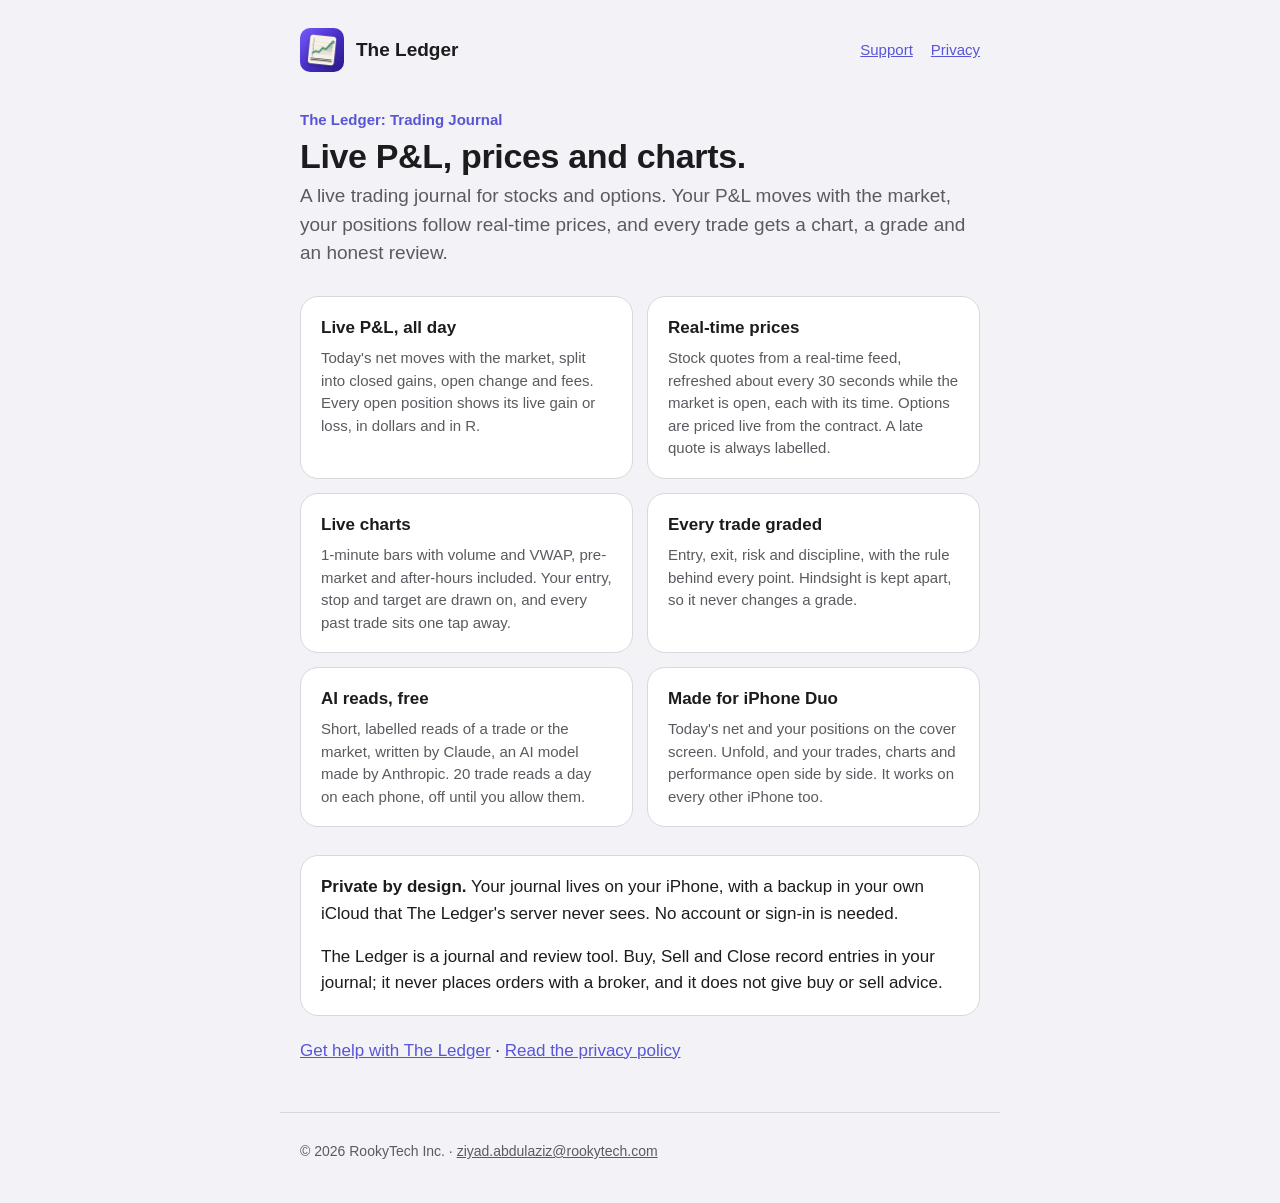
<file: index.html>
<!doctype html>
<html lang="en">
<head>
<meta charset="utf-8">
<meta name="viewport" content="width=device-width, initial-scale=1">
<title>The Ledger: Trading Journal</title>
<meta name="description" content="The Ledger is a live trading journal for stocks and options: live P&amp;L, real-time stock prices and live charts, with a grade for every trade. Built first for iPhone Duo, by RookyTech Inc.">
<link rel="icon" href="/assets/icon.png">
<link rel="apple-touch-icon" href="/assets/icon.png">
<link rel="stylesheet" href="/assets/site.css">
</head>
<body>
<header>
  <img src="/assets/icon.png" alt="">
  <span class="name"><a href="/">The Ledger</a></span>
  <nav><a href="/support/">Support</a><a href="/privacy/">Privacy</a></nav>
</header>
<main>
  <p class="kicker">The Ledger: Trading Journal</p>
  <h1>Live P&amp;L, prices and charts.</h1>
  <p class="lede big">A live trading journal for stocks and options. Your P&amp;L moves with the market, your positions follow real-time prices, and every trade gets a chart, a grade and an honest review.</p>

  <div class="features">
    <section class="card feature">
      <h3>Live P&amp;L, all day</h3>
      <p>Today's net moves with the market, split into closed gains, open change and fees. Every open position shows its live gain or loss, in dollars and in R.</p>
    </section>
    <section class="card feature">
      <h3>Real-time prices</h3>
      <p>Stock quotes from a real-time feed, refreshed about every 30 seconds while the market is open, each with its time. Options are priced live from the contract. A late quote is always labelled.</p>
    </section>
    <section class="card feature">
      <h3>Live charts</h3>
      <p>1-minute bars with volume and VWAP, pre-market and after-hours included. Your entry, stop and target are drawn on, and every past trade sits one tap away.</p>
    </section>
    <section class="card feature">
      <h3>Every trade graded</h3>
      <p>Entry, exit, risk and discipline, with the rule behind every point. Hindsight is kept apart, so it never changes a grade.</p>
    </section>
    <section class="card feature">
      <h3>AI reads, free</h3>
      <p>Short, labelled reads of a trade or the market, written by Claude, an AI model made by Anthropic. 20 trade reads a day on each phone, off until you allow them.</p>
    </section>
    <section class="card feature">
      <h3>Made for iPhone Duo</h3>
      <p>Today's net and your positions on the cover screen. Unfold, and your trades, charts and performance open side by side. It works on every other iPhone too.</p>
    </section>
  </div>

  <div class="card">
    <p><strong>Private by design.</strong> Your journal lives on your iPhone, with a backup in your own iCloud that The Ledger's server never sees. No account or sign-in is needed.</p>
    <p>The Ledger is a journal and review tool. Buy, Sell and Close record entries in your journal; it never places orders with a broker, and it does not give buy or sell advice.</p>
  </div>
  <p><a href="/support/">Get help with The Ledger</a> · <a href="/privacy/">Read the privacy policy</a></p>
</main>
<footer>© 2026 RookyTech Inc. · <a href="mailto:ziyad.abdulaziz@rookytech.com">ziyad.abdulaziz@rookytech.com</a></footer>
</body>
</html>
</file>
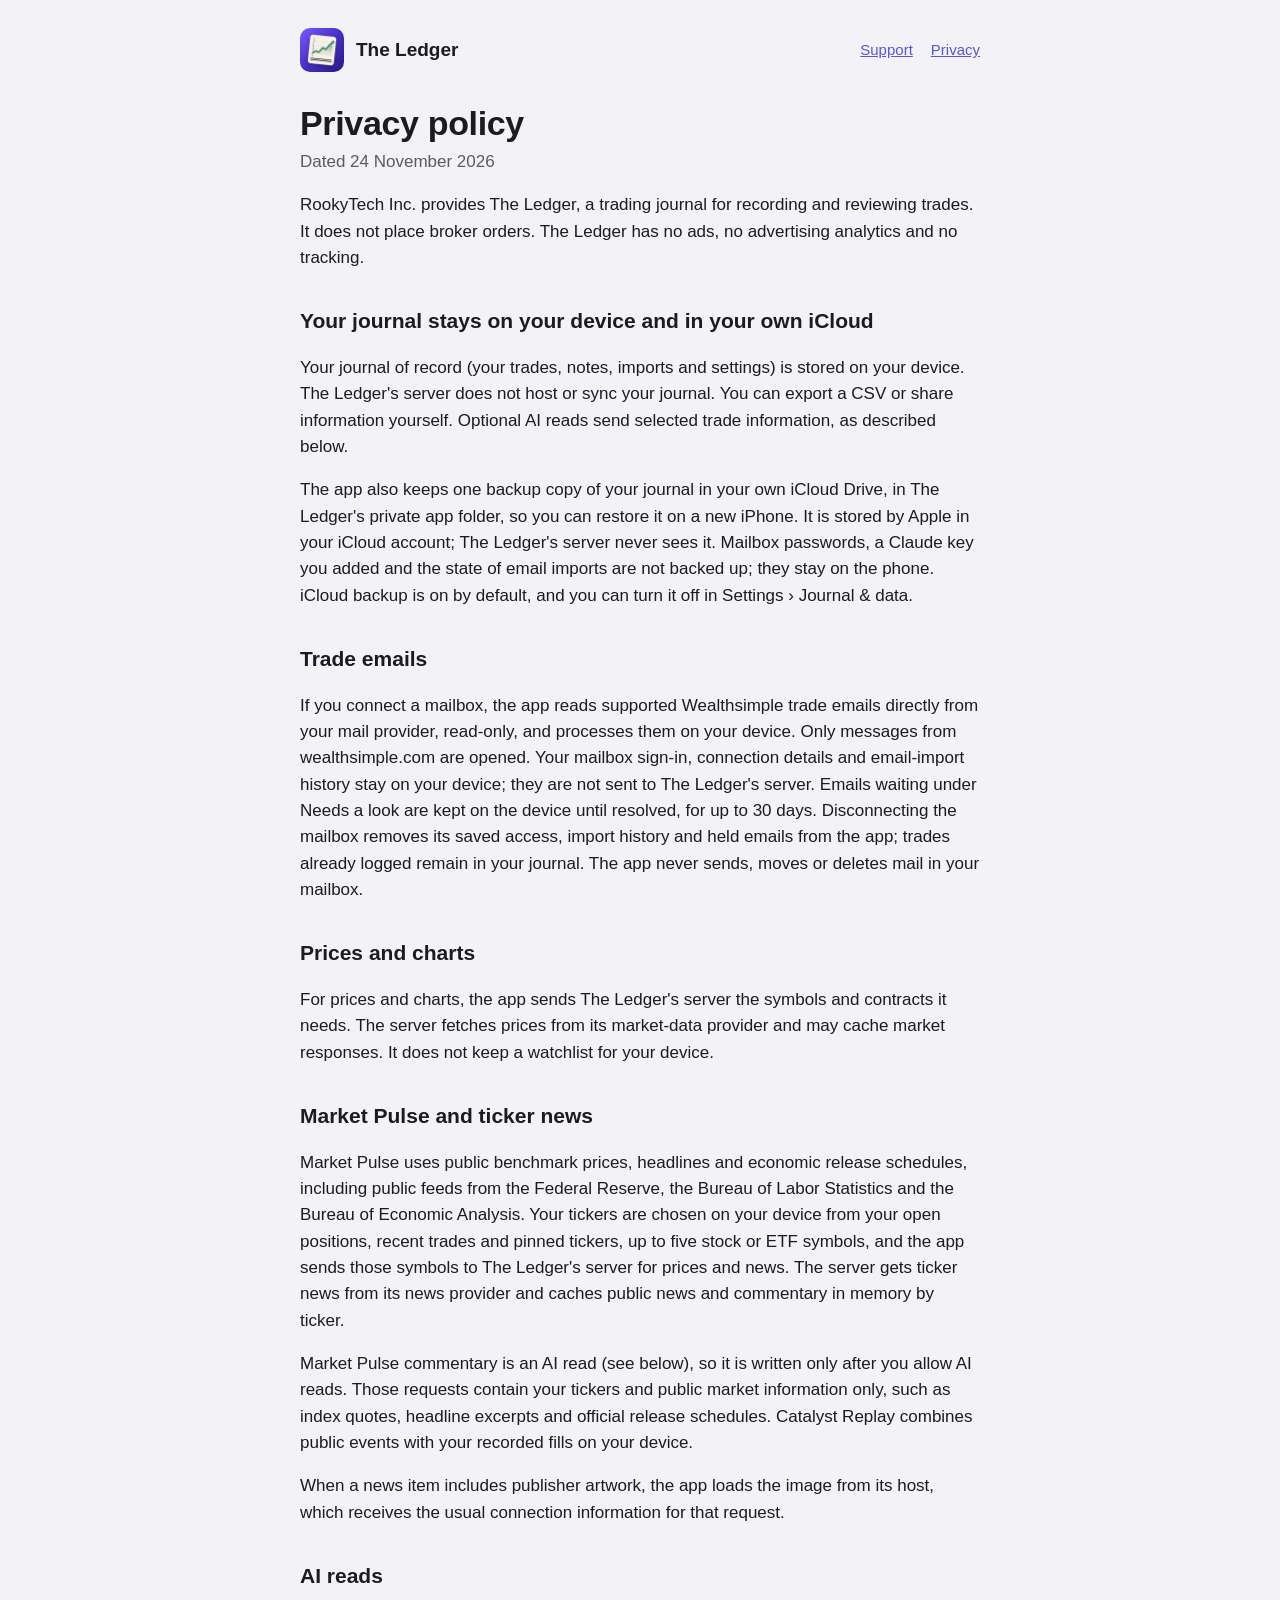
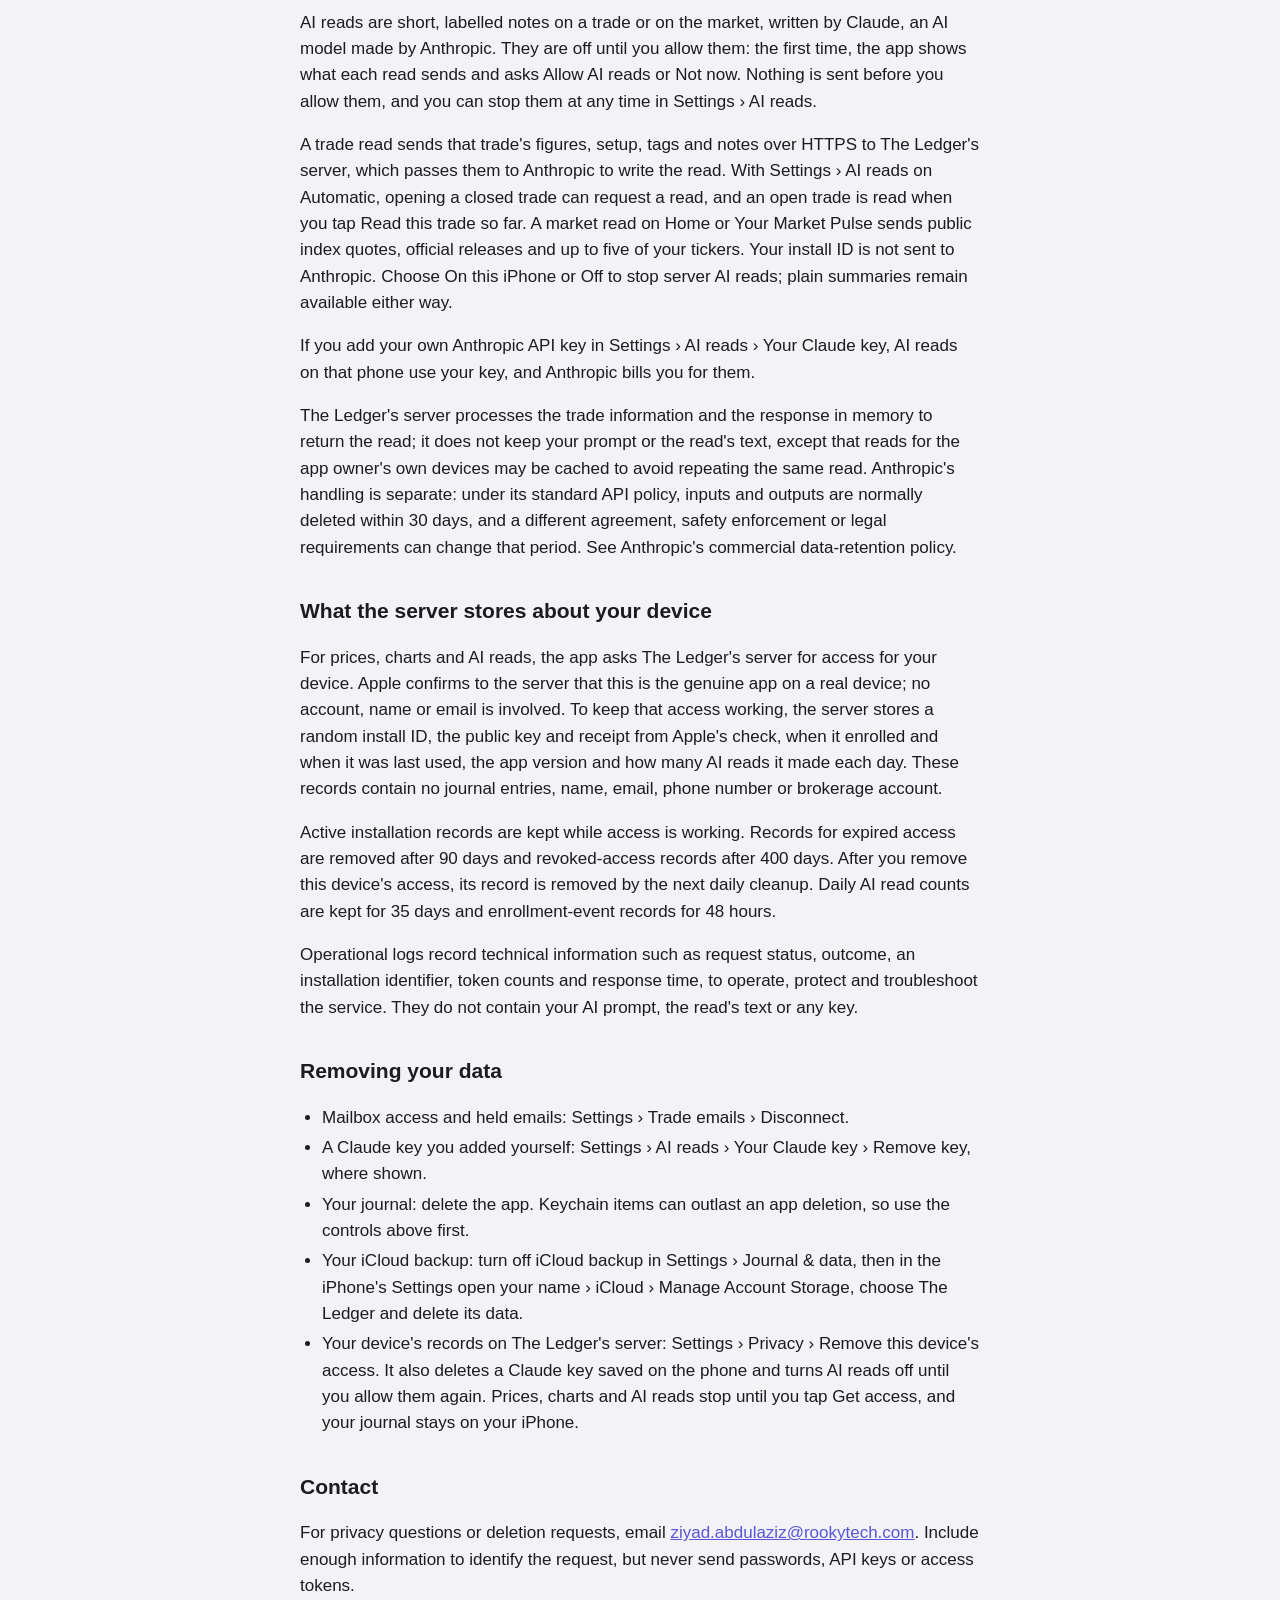
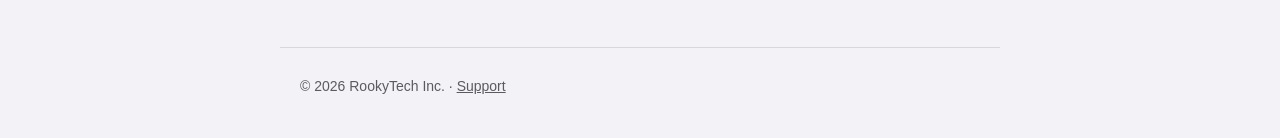
<file: privacy/index.html>
<!doctype html>
<html lang="en">
<head>
<meta charset="utf-8">
<meta name="viewport" content="width=device-width, initial-scale=1">
<title>Privacy Policy · The Ledger</title>
<meta name="description" content="How The Ledger, a trading journal by RookyTech Inc., handles your data.">
<link rel="icon" href="/assets/icon.png">
<link rel="stylesheet" href="/assets/site.css">
</head>
<body>
<header>
  <img src="/assets/icon.png" alt="">
  <span class="name"><a href="/">The Ledger</a></span>
  <nav><a href="/support/">Support</a><a href="/privacy/">Privacy</a></nav>
</header>
<main>
  <h1>Privacy policy</h1>
  <p class="dated">Dated 24 November 2026</p>
  <p>RookyTech Inc. provides The Ledger, a trading journal for recording and reviewing trades. It does not place broker orders. The Ledger has no ads, no advertising analytics and no tracking.</p>

  <h2>Your journal stays on your device and in your own iCloud</h2>
  <p>Your journal of record (your trades, notes, imports and settings) is stored on your device. The Ledger's server does not host or sync your journal. You can export a CSV or share information yourself. Optional AI reads send selected trade information, as described below.</p>
  <p>The app also keeps one backup copy of your journal in your own iCloud Drive, in The Ledger's private app folder, so you can restore it on a new iPhone. It is stored by Apple in your iCloud account; The Ledger's server never sees it. Mailbox passwords, a Claude key you added and the state of email imports are not backed up; they stay on the phone. iCloud backup is on by default, and you can turn it off in Settings › Journal &amp; data.</p>

  <h2>Trade emails</h2>
  <p>If you connect a mailbox, the app reads supported Wealthsimple trade emails directly from your mail provider, read-only, and processes them on your device. Only messages from wealthsimple.com are opened. Your mailbox sign-in, connection details and email-import history stay on your device; they are not sent to The Ledger's server. Emails waiting under Needs a look are kept on the device until resolved, for up to 30 days. Disconnecting the mailbox removes its saved access, import history and held emails from the app; trades already logged remain in your journal. The app never sends, moves or deletes mail in your mailbox.</p>

  <h2>Prices and charts</h2>
  <p>For prices and charts, the app sends The Ledger's server the symbols and contracts it needs. The server fetches prices from its market-data provider and may cache market responses. It does not keep a watchlist for your device.</p>

  <h2>Market Pulse and ticker news</h2>
  <p>Market Pulse uses public benchmark prices, headlines and economic release schedules, including public feeds from the Federal Reserve, the Bureau of Labor Statistics and the Bureau of Economic Analysis. Your tickers are chosen on your device from your open positions, recent trades and pinned tickers, up to five stock or ETF symbols, and the app sends those symbols to The Ledger's server for prices and news. The server gets ticker news from its news provider and caches public news and commentary in memory by ticker.</p>
  <p>Market Pulse commentary is an AI read (see below), so it is written only after you allow AI reads. Those requests contain your tickers and public market information only, such as index quotes, headline excerpts and official release schedules. Catalyst Replay combines public events with your recorded fills on your device.</p>
  <p>When a news item includes publisher artwork, the app loads the image from its host, which receives the usual connection information for that request.</p>

  <h2>AI reads</h2>
  <p>AI reads are short, labelled notes on a trade or on the market, written by Claude, an AI model made by Anthropic. They are off until you allow them: the first time, the app shows what each read sends and asks Allow AI reads or Not now. Nothing is sent before you allow them, and you can stop them at any time in Settings › AI reads.</p>
  <p>A trade read sends that trade's figures, setup, tags and notes over HTTPS to The Ledger's server, which passes them to Anthropic to write the read. With Settings › AI reads on Automatic, opening a closed trade can request a read, and an open trade is read when you tap Read this trade so far. A market read on Home or Your Market Pulse sends public index quotes, official releases and up to five of your tickers. Your install ID is not sent to Anthropic. Choose On this iPhone or Off to stop server AI reads; plain summaries remain available either way.</p>
  <p>If you add your own Anthropic API key in Settings › AI reads › Your Claude key, AI reads on that phone use your key, and Anthropic bills you for them.</p>
  <p>The Ledger's server processes the trade information and the response in memory to return the read; it does not keep your prompt or the read's text, except that reads for the app owner's own devices may be cached to avoid repeating the same read. Anthropic's handling is separate: under its standard API policy, inputs and outputs are normally deleted within 30 days, and a different agreement, safety enforcement or legal requirements can change that period. See Anthropic's commercial data-retention policy.</p>

  <h2>What the server stores about your device</h2>
  <p>For prices, charts and AI reads, the app asks The Ledger's server for access for your device. Apple confirms to the server that this is the genuine app on a real device; no account, name or email is involved. To keep that access working, the server stores a random install ID, the public key and receipt from Apple's check, when it enrolled and when it was last used, the app version and how many AI reads it made each day. These records contain no journal entries, name, email, phone number or brokerage account.</p>
  <p>Active installation records are kept while access is working. Records for expired access are removed after 90 days and revoked-access records after 400 days. After you remove this device's access, its record is removed by the next daily cleanup. Daily AI read counts are kept for 35 days and enrollment-event records for 48 hours.</p>
  <p>Operational logs record technical information such as request status, outcome, an installation identifier, token counts and response time, to operate, protect and troubleshoot the service. They do not contain your AI prompt, the read's text or any key.</p>

  <h2>Removing your data</h2>
  <ul>
    <li>Mailbox access and held emails: Settings › Trade emails › Disconnect.</li>
    <li>A Claude key you added yourself: Settings › AI reads › Your Claude key › Remove key, where shown.</li>
    <li>Your journal: delete the app. Keychain items can outlast an app deletion, so use the controls above first.</li>
    <li>Your iCloud backup: turn off iCloud backup in Settings › Journal &amp; data, then in the iPhone's Settings open your name › iCloud › Manage Account Storage, choose The Ledger and delete its data.</li>
    <li>Your device's records on The Ledger's server: Settings › Privacy › Remove this device's access. It also deletes a Claude key saved on the phone and turns AI reads off until you allow them again. Prices, charts and AI reads stop until you tap Get access, and your journal stays on your iPhone.</li>
  </ul>

  <h2>Contact</h2>
  <p>For privacy questions or deletion requests, email <a href="mailto:ziyad.abdulaziz@rookytech.com">ziyad.abdulaziz@rookytech.com</a>. Include enough information to identify the request, but never send passwords, API keys or access tokens.</p>
</main>
<footer>© 2026 RookyTech Inc. · <a href="/support/">Support</a></footer>
</body>
</html>
</file>
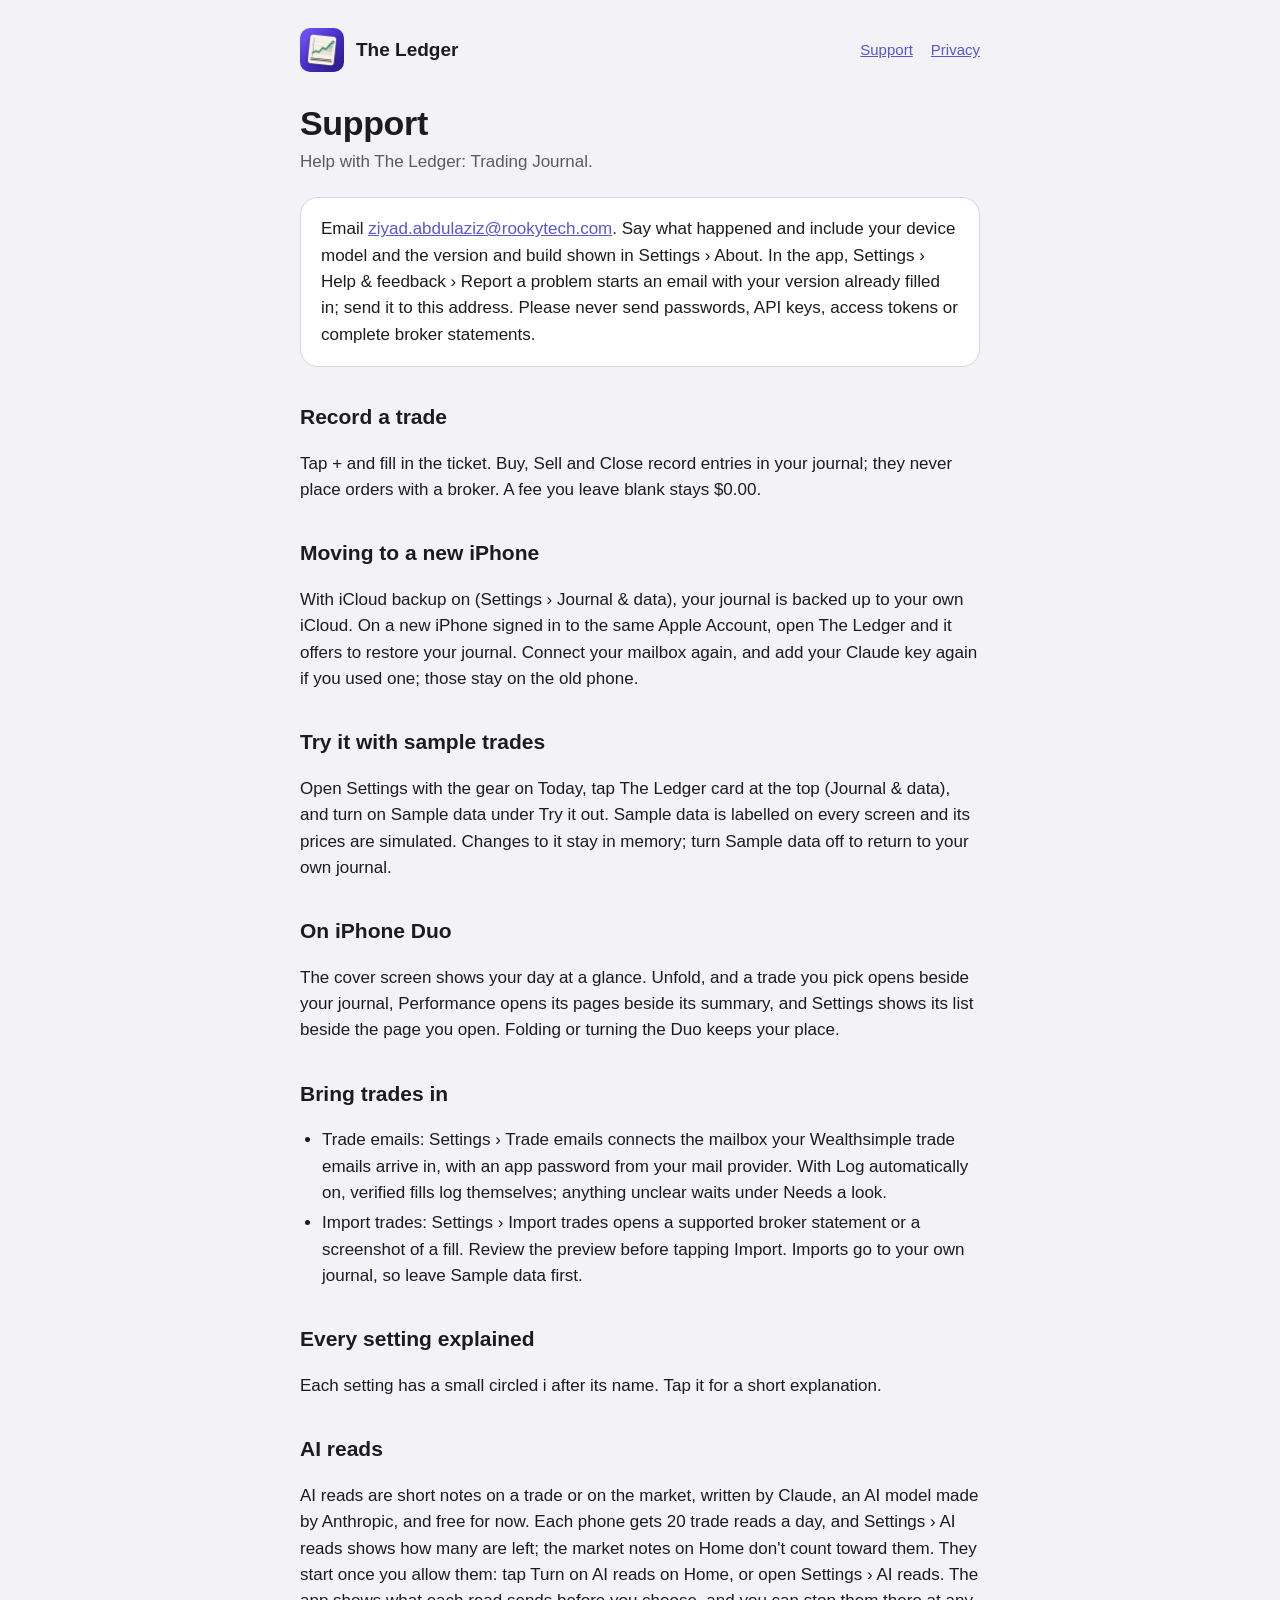
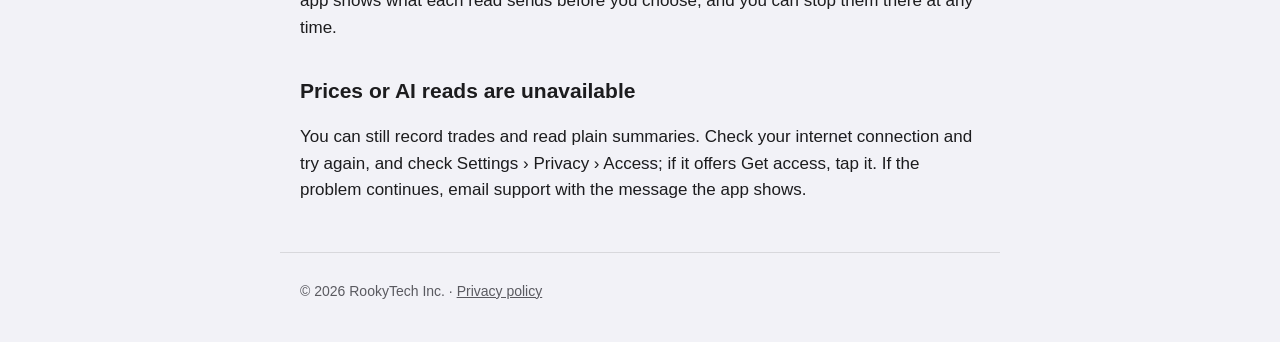
<file: support/index.html>
<!doctype html>
<html lang="en">
<head>
<meta charset="utf-8">
<meta name="viewport" content="width=device-width, initial-scale=1">
<title>Support · The Ledger</title>
<meta name="description" content="Help with The Ledger, a trading journal built for iPhone Duo.">
<link rel="icon" href="/assets/icon.png">
<link rel="stylesheet" href="/assets/site.css">
</head>
<body>
<header>
  <img src="/assets/icon.png" alt="">
  <span class="name"><a href="/">The Ledger</a></span>
  <nav><a href="/support/">Support</a><a href="/privacy/">Privacy</a></nav>
</header>
<main>
  <h1>Support</h1>
  <p class="lede">Help with The Ledger: Trading Journal.</p>
  <div class="card">
    <p>Email <a href="mailto:ziyad.abdulaziz@rookytech.com?subject=The%20Ledger%20support">ziyad.abdulaziz@rookytech.com</a>. Say what happened and include your device model and the version and build shown in Settings › About. In the app, Settings › Help &amp; feedback › Report a problem starts an email with your version already filled in; send it to this address. Please never send passwords, API keys, access tokens or complete broker statements.</p>
  </div>

  <h2>Record a trade</h2>
  <p>Tap + and fill in the ticket. Buy, Sell and Close record entries in your journal; they never place orders with a broker. A fee you leave blank stays $0.00.</p>

  <h2>Moving to a new iPhone</h2>
  <p>With iCloud backup on (Settings › Journal &amp; data), your journal is backed up to your own iCloud. On a new iPhone signed in to the same Apple Account, open The Ledger and it offers to restore your journal. Connect your mailbox again, and add your Claude key again if you used one; those stay on the old phone.</p>

  <h2>Try it with sample trades</h2>
  <p>Open Settings with the gear on Today, tap The Ledger card at the top (Journal &amp; data), and turn on Sample data under Try it out. Sample data is labelled on every screen and its prices are simulated. Changes to it stay in memory; turn Sample data off to return to your own journal.</p>

  <h2>On iPhone Duo</h2>
  <p>The cover screen shows your day at a glance. Unfold, and a trade you pick opens beside your journal, Performance opens its pages beside its summary, and Settings shows its list beside the page you open. Folding or turning the Duo keeps your place.</p>

  <h2>Bring trades in</h2>
  <ul>
    <li>Trade emails: Settings › Trade emails connects the mailbox your Wealthsimple trade emails arrive in, with an app password from your mail provider. With Log automatically on, verified fills log themselves; anything unclear waits under Needs a look.</li>
    <li>Import trades: Settings › Import trades opens a supported broker statement or a screenshot of a fill. Review the preview before tapping Import. Imports go to your own journal, so leave Sample data first.</li>
  </ul>

  <h2>Every setting explained</h2>
  <p>Each setting has a small circled i after its name. Tap it for a short explanation.</p>

  <h2>AI reads</h2>
  <p>AI reads are short notes on a trade or on the market, written by Claude, an AI model made by Anthropic, and free for now. Each phone gets 20 trade reads a day, and Settings › AI reads shows how many are left; the market notes on Home don't count toward them. They start once you allow them: tap Turn on AI reads on Home, or open Settings › AI reads. The app shows what each read sends before you choose, and you can stop them there at any time.</p>

  <h2>Prices or AI reads are unavailable</h2>
  <p>You can still record trades and read plain summaries. Check your internet connection and try again, and check Settings › Privacy › Access; if it offers Get access, tap it. If the problem continues, email support with the message the app shows.</p>
</main>
<footer>© 2026 RookyTech Inc. · <a href="/privacy/">Privacy policy</a></footer>
</body>
</html>
</file>
<file: assets/site.css>
:root {
  --paper: #F2F2F7;
  --card: #FFFFFF;
  --ink: #1C1C1E;
  --ink2: #5A5A60;
  --rule: #D8D8DC;
  --accent: #5856D6;
  color-scheme: light dark;
}
@media (prefers-color-scheme: dark) {
  :root {
    --paper: #000000;
    --card: #1C1C1E;
    --ink: #F5F5F7;
    --ink2: #A1A1A8;
    --rule: #38383A;
    --accent: #8F8CFF;
  }
}
* { box-sizing: border-box; }
body {
  margin: 0;
  background: var(--paper);
  color: var(--ink);
  font: 17px/1.55 -apple-system, BlinkMacSystemFont, "SF Pro Text", "Helvetica Neue", Arial, sans-serif;
  -webkit-font-smoothing: antialiased;
}
a { color: var(--accent); }
header, main, footer { max-width: 720px; margin: 0 auto; padding: 0 20px; }
header { padding-top: 28px; display: flex; align-items: center; gap: 12px; }
header img { width: 44px; height: 44px; border-radius: 10px; }
header .name { font-weight: 600; font-size: 19px; }
header .name a { color: var(--ink); text-decoration: none; }
header nav { margin-left: auto; display: flex; gap: 18px; font-size: 15px; }
h1 { font-size: 34px; line-height: 1.15; margin: 32px 0 6px; letter-spacing: -0.01em; }
h2 { font-size: 21px; margin: 34px 0 8px; }
.dated, .lede { color: var(--ink2); margin: 0 0 8px; }
.kicker { color: var(--accent); font-weight: 600; font-size: 15px; margin: 36px 0 0; }
.kicker + h1 { margin-top: 6px; }
.lede.big { font-size: 19px; line-height: 1.5; color: var(--ink2); margin-bottom: 4px; }
.card { background: var(--card); border: 1px solid var(--rule); border-radius: 18px; padding: 18px 20px; margin: 22px 0; }
.features { display: grid; grid-template-columns: repeat(auto-fit, minmax(220px, 1fr)); gap: 14px; margin: 28px 0; }
.features .card { margin: 0; }
.feature h3 { font-size: 17px; margin: 0 0 6px; }
.feature p { margin: 0; font-size: 15px; line-height: 1.5; color: var(--ink2); }
.card p:first-child { margin-top: 0; }
.card p:last-child { margin-bottom: 0; }
ul { padding-left: 22px; }
li { margin: 4px 0; }
footer { color: var(--ink2); font-size: 14px; padding-top: 28px; padding-bottom: 40px; border-top: 1px solid var(--rule); margin-top: 48px; }
footer a { color: var(--ink2); }
@media (max-width: 480px) {
  h1 { font-size: 28px; }
  header nav { gap: 12px; }
}
</file>
